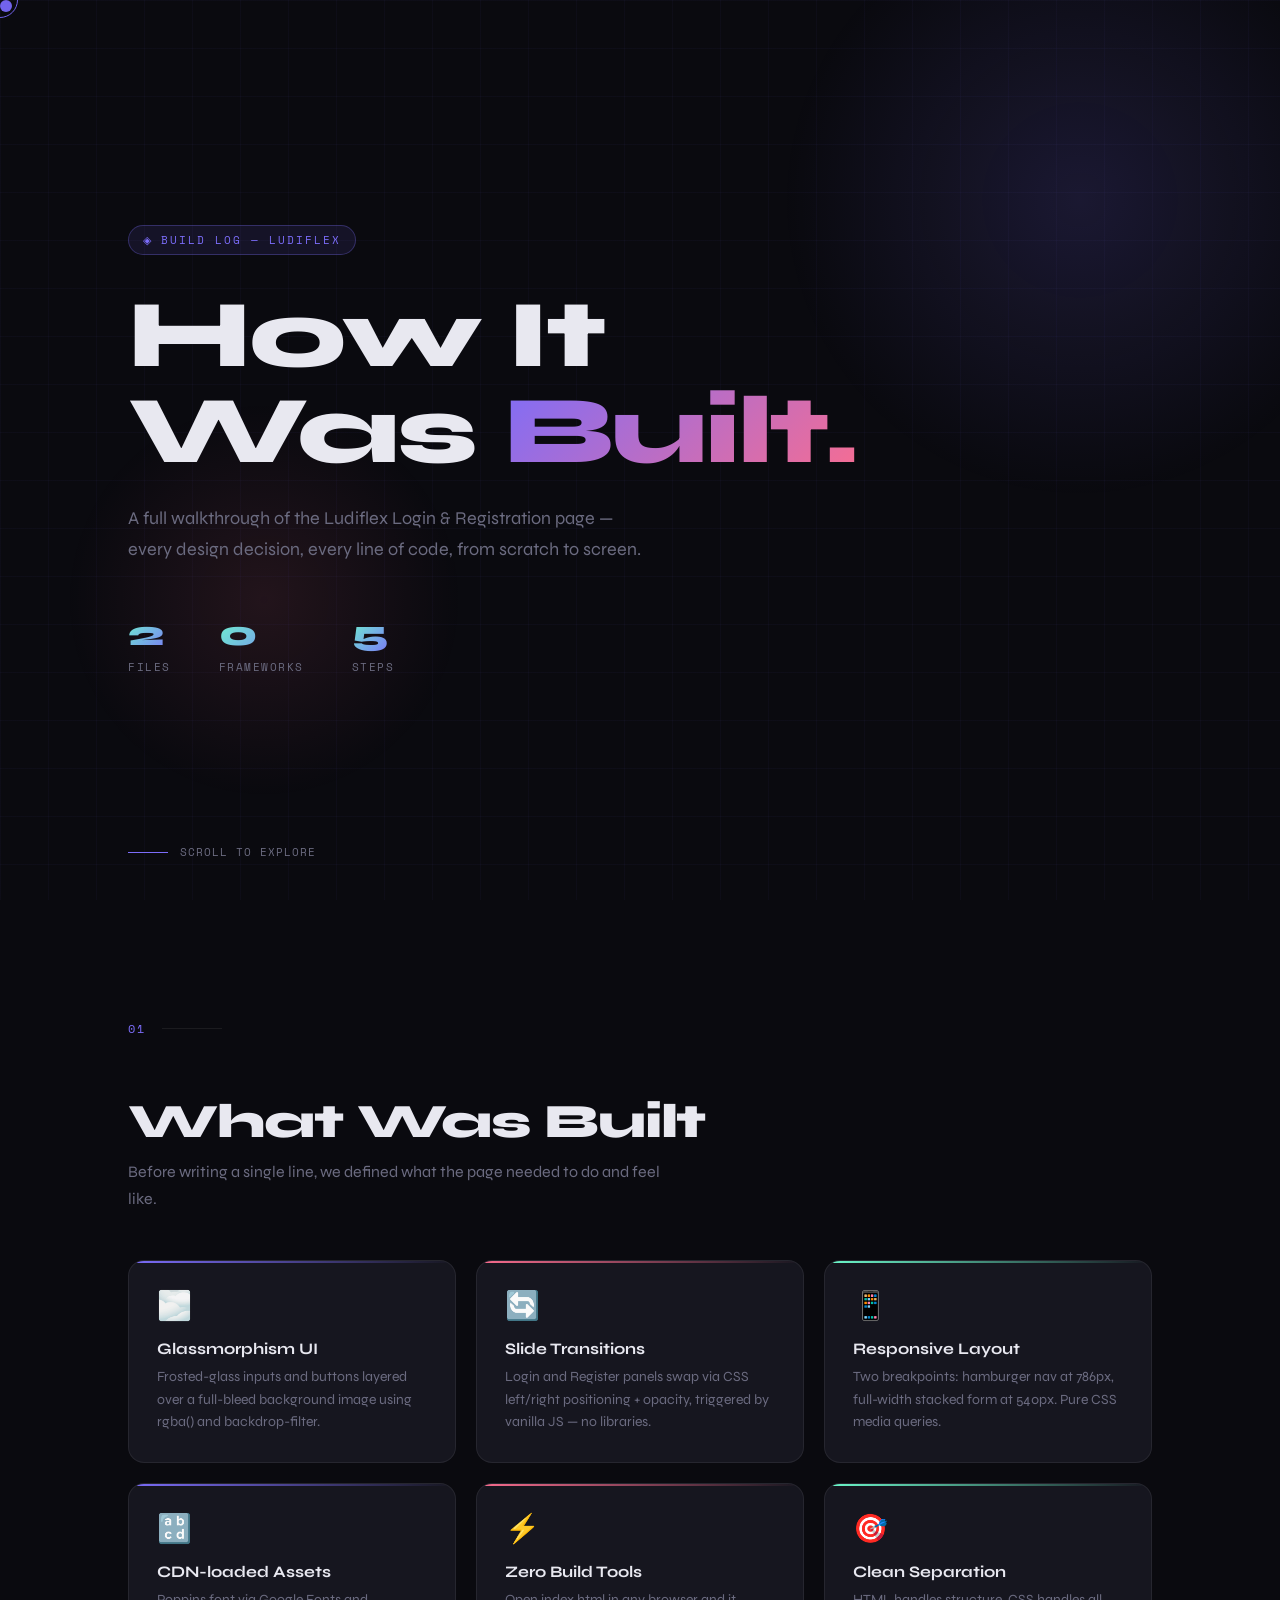
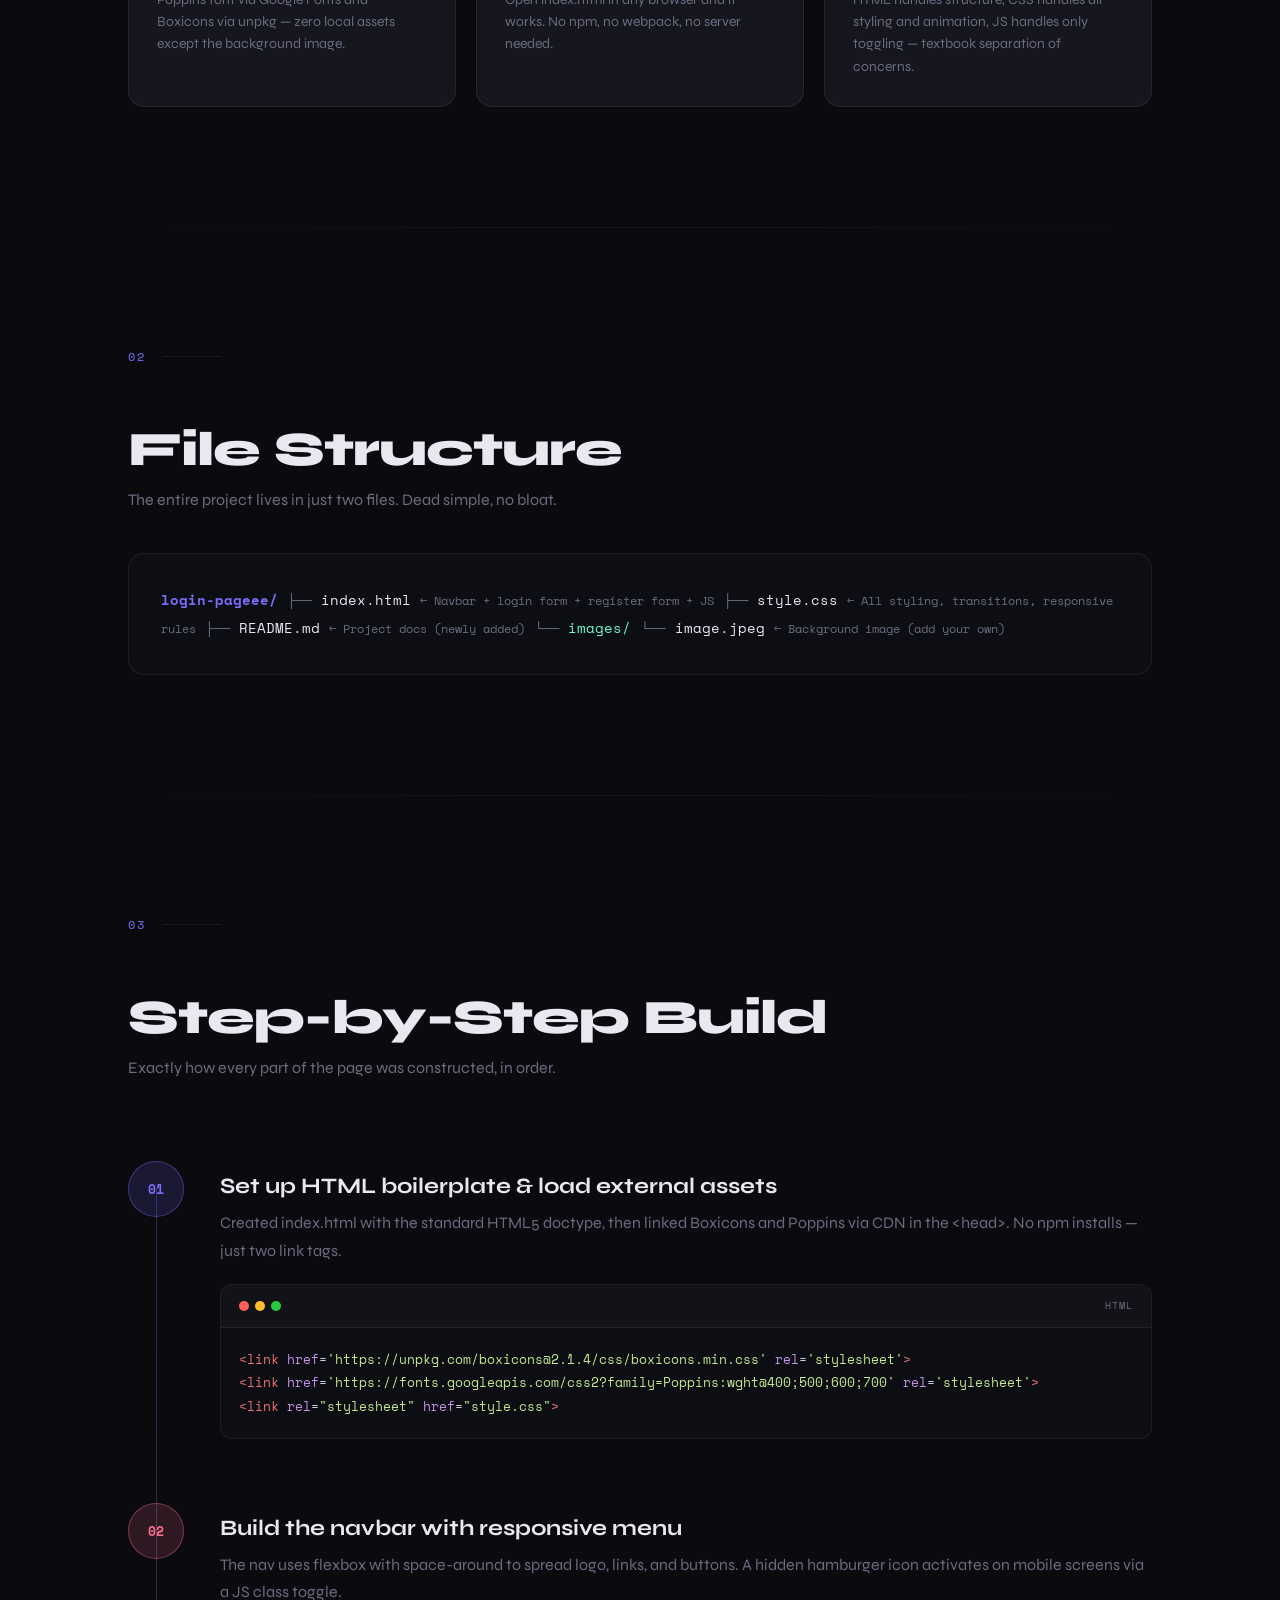
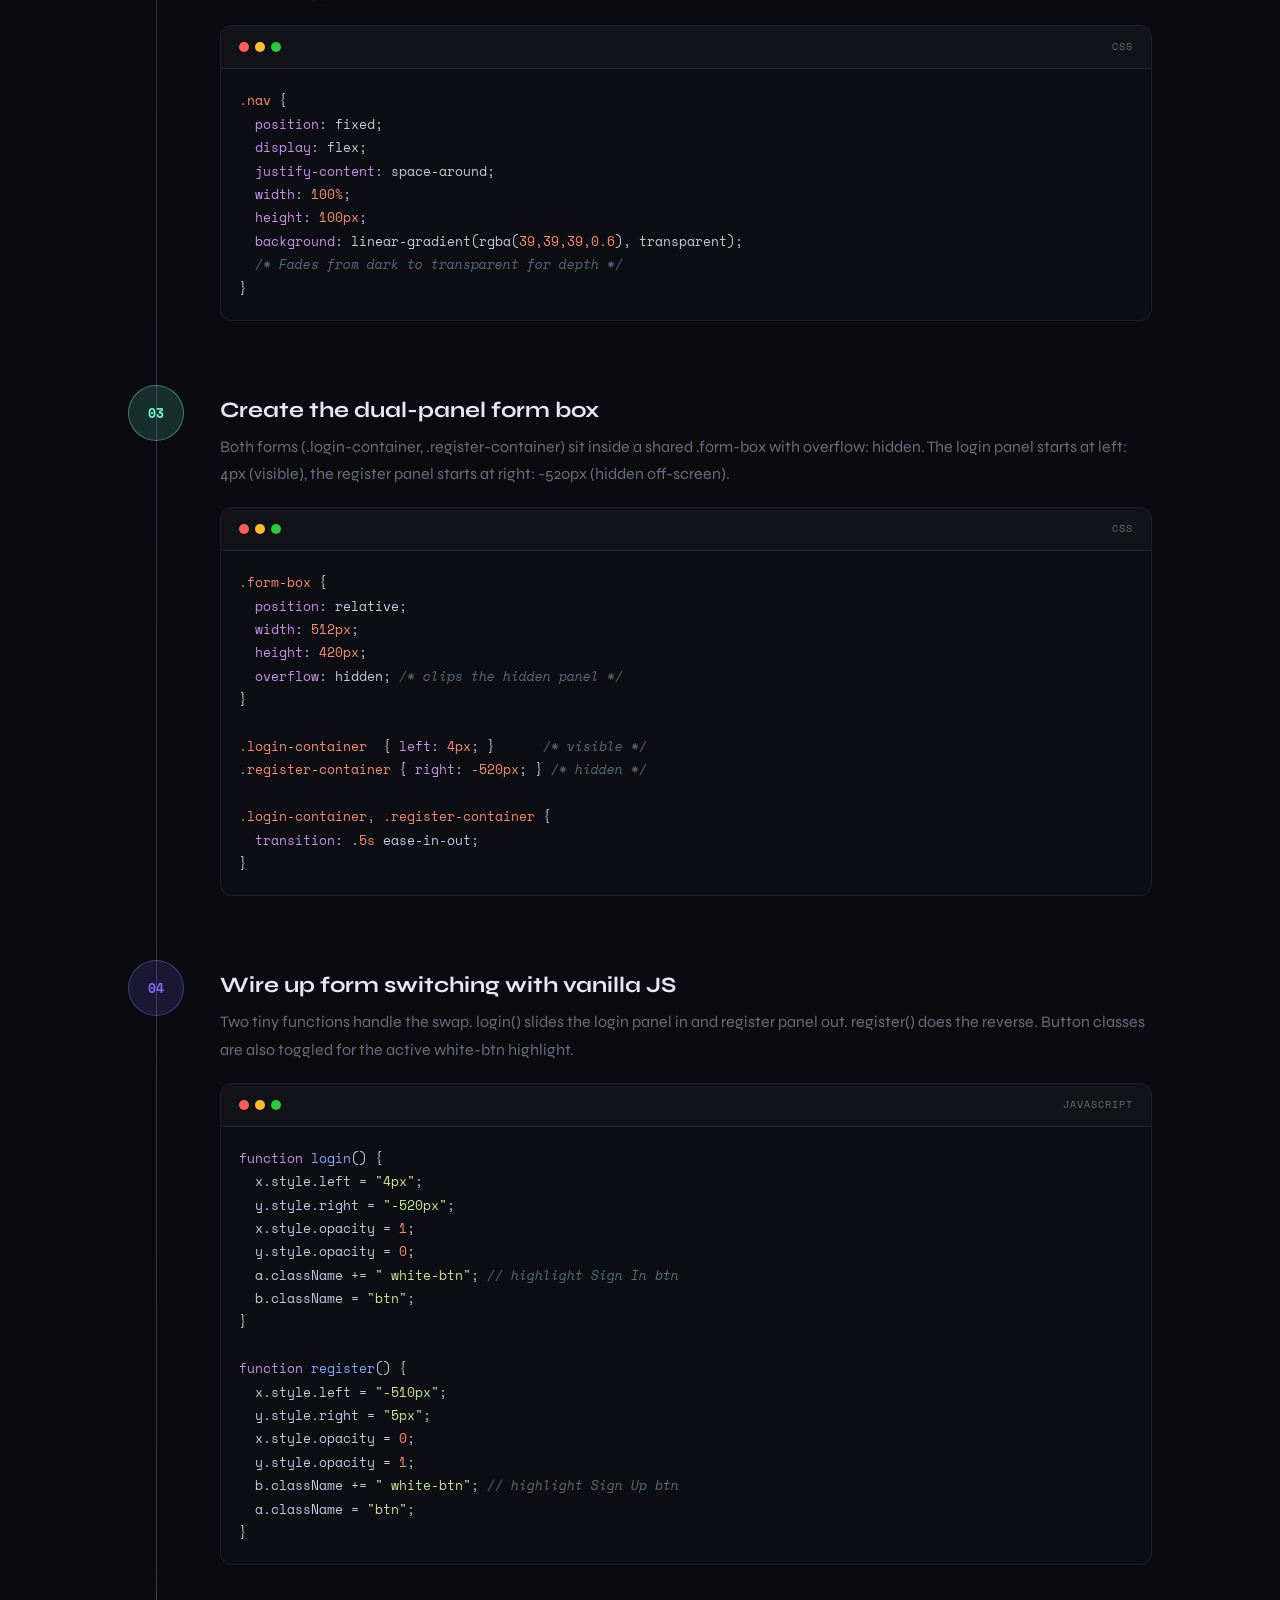
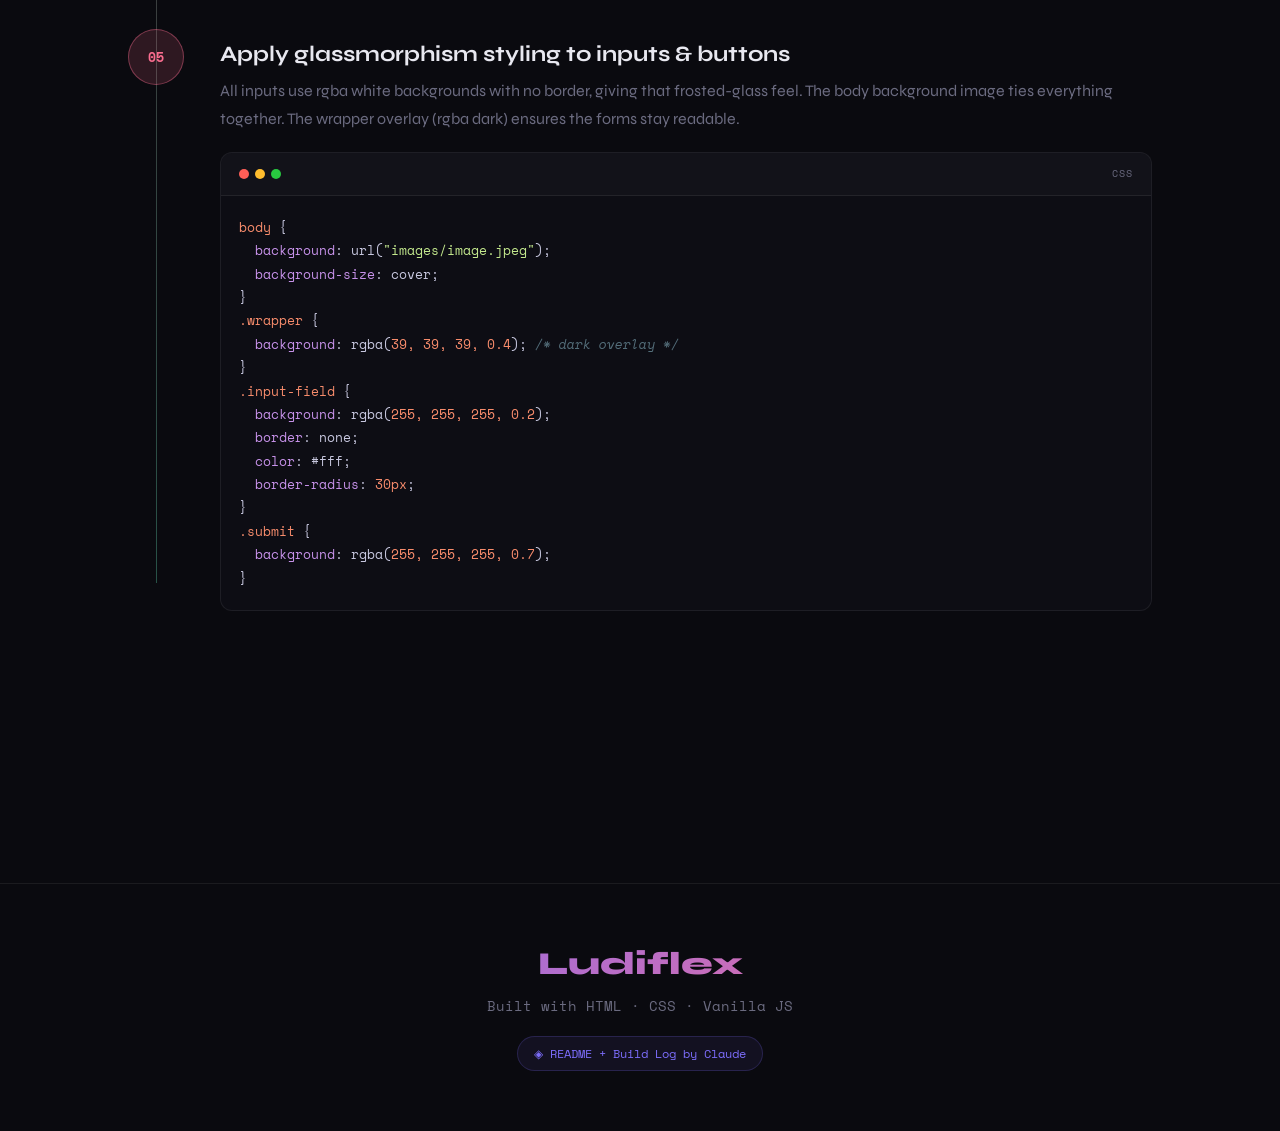
<file: how-it-was-created.html>
<!DOCTYPE html>
<html lang="en">
<head>
  <meta charset="UTF-8" />
  <meta name="viewport" content="width=device-width, initial-scale=1.0"/>
  <title>How It Was Created — Ludiflex Login Page</title>
  <link href="https://fonts.googleapis.com/css2?family=Space+Mono:wght@400;700&family=Syne:wght@400;600;800&display=swap" rel="stylesheet"/>
  <style>
    :root {
      --bg: #0a0a0f;
      --surface: #111118;
      --card: #16161f;
      --border: rgba(255,255,255,0.07);
      --accent: #7c6dfa;
      --accent2: #fa6d8f;
      --accent3: #6dfacc;
      --text: #e8e8f0;
      --muted: #6b6b80;
      --code-bg: #0d0d14;
    }

    * { margin: 0; padding: 0; box-sizing: border-box; }

    body {
      background: var(--bg);
      color: var(--text);
      font-family: 'Syne', sans-serif;
      overflow-x: hidden;
      cursor: none;
    }

    /* Custom cursor */
    .cursor {
      width: 12px; height: 12px;
      background: var(--accent);
      border-radius: 50%;
      position: fixed;
      pointer-events: none;
      z-index: 9999;
      transition: transform 0.1s ease, background 0.2s ease;
      mix-blend-mode: difference;
    }
    .cursor-ring {
      width: 36px; height: 36px;
      border: 1.5px solid var(--accent);
      border-radius: 50%;
      position: fixed;
      pointer-events: none;
      z-index: 9998;
      transition: all 0.15s ease;
      mix-blend-mode: difference;
    }

    /* Grid background */
    body::before {
      content: '';
      position: fixed;
      inset: 0;
      background-image:
        linear-gradient(rgba(124,109,250,0.04) 1px, transparent 1px),
        linear-gradient(90deg, rgba(124,109,250,0.04) 1px, transparent 1px);
      background-size: 48px 48px;
      pointer-events: none;
      z-index: 0;
    }

    /* Hero */
    .hero {
      position: relative;
      z-index: 1;
      min-height: 100vh;
      display: flex;
      flex-direction: column;
      justify-content: center;
      align-items: flex-start;
      padding: 0 10vw;
      overflow: hidden;
    }

    .hero-glow {
      position: absolute;
      width: 600px; height: 600px;
      border-radius: 50%;
      background: radial-gradient(circle, rgba(124,109,250,0.15) 0%, transparent 70%);
      top: -100px; right: -100px;
      pointer-events: none;
      animation: pulse 6s ease-in-out infinite;
    }
    .hero-glow2 {
      position: absolute;
      width: 400px; height: 400px;
      border-radius: 50%;
      background: radial-gradient(circle, rgba(250,109,143,0.1) 0%, transparent 70%);
      bottom: 100px; left: 5vw;
      pointer-events: none;
      animation: pulse 8s ease-in-out infinite reverse;
    }

    @keyframes pulse {
      0%, 100% { transform: scale(1); opacity: 1; }
      50% { transform: scale(1.1); opacity: 0.7; }
    }

    .tag {
      display: inline-flex;
      align-items: center;
      gap: 8px;
      background: rgba(124,109,250,0.1);
      border: 1px solid rgba(124,109,250,0.3);
      color: var(--accent);
      font-family: 'Space Mono', monospace;
      font-size: 11px;
      letter-spacing: 2px;
      text-transform: uppercase;
      padding: 6px 14px;
      border-radius: 100px;
      margin-bottom: 32px;
      animation: fadeUp 0.6s ease both;
    }
    .tag::before { content: '◈'; }

    .hero h1 {
      font-size: clamp(48px, 8vw, 96px);
      font-weight: 800;
      line-height: 1;
      letter-spacing: -2px;
      margin-bottom: 24px;
      animation: fadeUp 0.6s 0.1s ease both;
    }

    .hero h1 span {
      background: linear-gradient(135deg, var(--accent), var(--accent2));
      -webkit-background-clip: text;
      -webkit-text-fill-color: transparent;
      background-clip: text;
    }

    .hero p {
      max-width: 520px;
      color: var(--muted);
      font-size: 18px;
      line-height: 1.7;
      margin-bottom: 48px;
      font-weight: 400;
      animation: fadeUp 0.6s 0.2s ease both;
    }

    .hero-stats {
      display: flex;
      gap: 48px;
      animation: fadeUp 0.6s 0.3s ease both;
    }

    .stat {
      display: flex;
      flex-direction: column;
      gap: 4px;
    }

    
    .stat-num {
      font-size: 36px;
      font-weight: 800;
      background: linear-gradient(135deg, var(--accent3), var(--accent));
      -webkit-background-clip: text;
      -webkit-text-fill-color: transparent;
      background-clip: text;
    }

    .stat-label {
      font-family: 'Space Mono', monospace;
      font-size: 11px;
      color: var(--muted);
      text-transform: uppercase;
      letter-spacing: 1.5px;
    }

    @keyframes fadeUp {
      from { opacity: 0; transform: translateY(30px); }
      to { opacity: 1; transform: translateY(0); }
    }

    /* Scroll indicator */
    .scroll-hint {
      position: absolute;
      bottom: 40px;
      left: 10vw;
      display: flex;
      align-items: center;
      gap: 12px;
      color: var(--muted);
      font-family: 'Space Mono', monospace;
      font-size: 11px;
      letter-spacing: 1px;
      animation: fadeUp 0.6s 0.5s ease both;
    }
    .scroll-line {
      width: 40px;
      height: 1px;
      background: var(--muted);
      position: relative;
      overflow: hidden;
    }
    .scroll-line::after {
      content: '';
      position: absolute;
      inset: 0;
      background: var(--accent);
      animation: scanline 2s ease-in-out infinite;
    }
    @keyframes scanline {
      0% { transform: translateX(-100%); }
      100% { transform: translateX(200%); }
    }

    /* Main content */
    main {
      position: relative;
      z-index: 1;
      padding: 0 10vw 120px;
    }

    /* Section label */
    .section-label {
      display: flex;
      align-items: center;
      gap: 16px;
      margin-bottom: 56px;
    }

    .section-num {
      font-family: 'Space Mono', monospace;
      font-size: 12px;
      color: var(--accent);
      letter-spacing: 2px;
    }

    .section-line {
      flex: 1;
      height: 1px;
      background: var(--border);
      max-width: 60px;
    }

    .section-title {
      font-size: clamp(28px, 4vw, 48px);
      font-weight: 800;
      letter-spacing: -1px;
      margin-bottom: 8px;
    }

    section {
      margin-bottom: 120px;
    }

    /* Timeline steps */
    .timeline {
      display: flex;
      flex-direction: column;
      gap: 0;
      position: relative;
    }

    .timeline::before {
      content: '';
      position: absolute;
      left: 28px;
      top: 60px;
      bottom: 60px;
      width: 1px;
      background: linear-gradient(to bottom, var(--accent), var(--accent2), var(--accent3));
      opacity: 0.3;
    }

    .step {
      display: grid;
      grid-template-columns: 60px 1fr;
      gap: 32px;
      padding: 32px 0;
      position: relative;
      opacity: 0;
      transform: translateX(-20px);
      transition: opacity 0.5s ease, transform 0.5s ease;
    }

    .step.visible {
      opacity: 1;
      transform: translateX(0);
    }

    .step-dot {
      width: 56px;
      height: 56px;
      border-radius: 50%;
      display: flex;
      align-items: center;
      justify-content: center;
      font-family: 'Space Mono', monospace;
      font-size: 13px;
      font-weight: 700;
      flex-shrink: 0;
      position: relative;
      z-index: 1;
    }

    .step:nth-child(1) .step-dot { background: rgba(124,109,250,0.15); border: 1.5px solid rgba(124,109,250,0.4); color: var(--accent); }
    .step:nth-child(2) .step-dot { background: rgba(250,109,143,0.15); border: 1.5px solid rgba(250,109,143,0.4); color: var(--accent2); }
    .step:nth-child(3) .step-dot { background: rgba(109,250,204,0.15); border: 1.5px solid rgba(109,250,204,0.4); color: var(--accent3); }
    .step:nth-child(4) .step-dot { background: rgba(124,109,250,0.15); border: 1.5px solid rgba(124,109,250,0.4); color: var(--accent); }
    .step:nth-child(5) .step-dot { background: rgba(250,109,143,0.15); border: 1.5px solid rgba(250,109,143,0.4); color: var(--accent2); }

    .step-body h3 {
      font-size: 22px;
      font-weight: 700;
      margin-bottom: 10px;
      padding-top: 12px;
    }

    .step-body p {
      color: var(--muted);
      line-height: 1.7;
      margin-bottom: 20px;
    }

    /* Code block */
    .code-block {
      background: var(--code-bg);
      border: 1px solid var(--border);
      border-radius: 12px;
      overflow: hidden;
      font-family: 'Space Mono', monospace;
      font-size: 13px;
      line-height: 1.8;
    }

    .code-header {
      display: flex;
      align-items: center;
      justify-content: space-between;
      padding: 12px 18px;
      border-bottom: 1px solid var(--border);
      background: rgba(255,255,255,0.02);
    }

    .code-dots {
      display: flex;
      gap: 6px;
    }
    .code-dots span {
      width: 10px; height: 10px;
      border-radius: 50%;
    }
    .code-dots span:nth-child(1) { background: #ff5f57; }
    .code-dots span:nth-child(2) { background: #ffbd2e; }
    .code-dots span:nth-child(3) { background: #28c940; }

    .code-lang {
      font-size: 10px;
      color: var(--muted);
      letter-spacing: 1px;
      text-transform: uppercase;
    }

    .code-body {
      padding: 20px 18px;
      overflow-x: auto;
      white-space: pre;
      color: #c8c8e0;
    }

    .kw { color: #c792ea; }
    .str { color: #c3e88d; }
    .com { color: #546e7a; font-style: italic; }
    .fn { color: #82aaff; }
    .prop { color: #f78c6c; }
    .num { color: #f78c6c; }
    .tag-c { color: #f07178; }
    .attr { color: #c792ea; }
    .val { color: #c3e88d; }

    /* Features grid */
    .features-grid {
      display: grid;
      grid-template-columns: repeat(auto-fit, minmax(280px, 1fr));
      gap: 20px;
    }

    .feature-card {
      background: var(--card);
      border: 1px solid var(--border);
      border-radius: 16px;
      padding: 28px;
      position: relative;
      overflow: hidden;
      transition: border-color 0.3s ease, transform 0.3s ease;
      opacity: 0;
      transform: translateY(20px);
      transition: opacity 0.5s ease, transform 0.5s ease, border-color 0.3s ease;
    }

    .feature-card.visible {
      opacity: 1;
      transform: translateY(0);
    }

    .feature-card:hover {
      border-color: rgba(124,109,250,0.3);
      transform: translateY(-4px);
    }

    .feature-card::before {
      content: '';
      position: absolute;
      top: 0; left: 0; right: 0;
      height: 2px;
    }

    .feature-card:nth-child(1)::before { background: linear-gradient(90deg, var(--accent), transparent); }
    .feature-card:nth-child(2)::before { background: linear-gradient(90deg, var(--accent2), transparent); }
    .feature-card:nth-child(3)::before { background: linear-gradient(90deg, var(--accent3), transparent); }
    .feature-card:nth-child(4)::before { background: linear-gradient(90deg, var(--accent), transparent); }
    .feature-card:nth-child(5)::before { background: linear-gradient(90deg, var(--accent2), transparent); }
    .feature-card:nth-child(6)::before { background: linear-gradient(90deg, var(--accent3), transparent); }

    .feature-icon {
      font-size: 28px;
      margin-bottom: 16px;
    }

    .feature-card h4 {
      font-size: 16px;
      font-weight: 700;
      margin-bottom: 8px;
    }

    .feature-card p {
      font-size: 14px;
      color: var(--muted);
      line-height: 1.6;
    }

    /* File structure */
    .file-tree {
      background: var(--code-bg);
      border: 1px solid var(--border);
      border-radius: 16px;
      padding: 32px;
      font-family: 'Space Mono', monospace;
      font-size: 14px;
      line-height: 2;
    }

    .file-tree .root { color: var(--accent); font-weight: 700; }
    .file-tree .dir { color: var(--accent3); }
    .file-tree .file { color: var(--text); }
    .file-tree .comment { color: var(--muted); font-size: 12px; }
    .file-tree .connector { color: var(--muted); }

    /* Footer */
    footer {
      position: relative;
      z-index: 1;
      text-align: center;
      padding: 60px 10vw;
      border-top: 1px solid var(--border);
    }

    .footer-logo {
      font-size: 32px;
      font-weight: 800;
      margin-bottom: 12px;
      background: linear-gradient(135deg, var(--accent), var(--accent2));
      -webkit-background-clip: text;
      -webkit-text-fill-color: transparent;
      background-clip: text;
    }

    footer p {
      color: var(--muted);
      font-size: 14px;
      font-family: 'Space Mono', monospace;
    }

    .badge {
      display: inline-flex;
      align-items: center;
      gap: 6px;
      margin-top: 20px;
      padding: 8px 16px;
      background: rgba(124,109,250,0.08);
      border: 1px solid rgba(124,109,250,0.2);
      border-radius: 100px;
      font-size: 12px;
      font-family: 'Space Mono', monospace;
      color: var(--accent);
    }

    /* Divider */
    .divider {
      height: 1px;
      background: linear-gradient(90deg, transparent, var(--border), transparent);
      margin: 0 0 120px;
    }
  </style>
</head>
<body>

<div class="cursor" id="cursor"></div>
<div class="cursor-ring" id="cursorRing"></div>

<!-- HERO -->
<section class="hero">
  <div class="hero-glow"></div>
  <div class="hero-glow2"></div>

  <div class="tag">Build Log — Ludiflex</div>

  <h1>How It<br/>Was <span>Built.</span></h1>

  <p>A full walkthrough of the Ludiflex Login & Registration page — every design decision, every line of code, from scratch to screen.</p>

  <div class="hero-stats">
    <div class="stat">
      <span class="stat-num">2</span>
      <span class="stat-label">Files</span>
    </div>
    <div class="stat">
      <span class="stat-num">0</span>
      <span class="stat-label">Frameworks</span>
    </div>
    <div class="stat">
      <span class="stat-num">5</span>
      <span class="stat-label">Steps</span>
    </div>
  </div>

  <div class="scroll-hint">
    <div class="scroll-line"></div>
    SCROLL TO EXPLORE
  </div>
</section>

<!-- MAIN -->
<main>

  <!-- FEATURES -->
  <section>
    <div class="section-label">
      <span class="section-num">01</span>
      <div class="section-line"></div>
    </div>
    <h2 class="section-title">What Was Built</h2>
    <p style="color:var(--muted);margin-bottom:48px;max-width:560px;line-height:1.7;">Before writing a single line, we defined what the page needed to do and feel like.</p>

    <div class="features-grid">
      <div class="feature-card">
        <div class="feature-icon">🌫️</div>
        <h4>Glassmorphism UI</h4>
        <p>Frosted-glass inputs and buttons layered over a full-bleed background image using rgba() and backdrop-filter.</p>
      </div>
      <div class="feature-card">
        <div class="feature-icon">🔄</div>
        <h4>Slide Transitions</h4>
        <p>Login and Register panels swap via CSS left/right positioning + opacity, triggered by vanilla JS — no libraries.</p>
      </div>
      <div class="feature-card">
        <div class="feature-icon">📱</div>
        <h4>Responsive Layout</h4>
        <p>Two breakpoints: hamburger nav at 786px, full-width stacked form at 540px. Pure CSS media queries.</p>
      </div>
      <div class="feature-card">
        <div class="feature-icon">🔡</div>
        <h4>CDN-loaded Assets</h4>
        <p>Poppins font via Google Fonts and Boxicons via unpkg — zero local assets except the background image.</p>
      </div>
      <div class="feature-card">
        <div class="feature-icon">⚡</div>
        <h4>Zero Build Tools</h4>
        <p>Open index.html in any browser and it works. No npm, no webpack, no server needed.</p>
      </div>
      <div class="feature-card">
        <div class="feature-icon">🎯</div>
        <h4>Clean Separation</h4>
        <p>HTML handles structure, CSS handles all styling and animation, JS handles only toggling — textbook separation of concerns.</p>
      </div>
    </div>
  </section>

  <div class="divider"></div>

  <!-- FILE STRUCTURE -->
  <section>
    <div class="section-label">
      <span class="section-num">02</span>
      <div class="section-line"></div>
    </div>
    <h2 class="section-title">File Structure</h2>
    <p style="color:var(--muted);margin-bottom:40px;max-width:560px;line-height:1.7;">The entire project lives in just two files. Dead simple, no bloat.</p>

    <div class="file-tree">
<span class="root">login-pageee/</span>
<span class="connector">├── </span><span class="file">index.html</span>       <span class="comment">← Navbar + login form + register form + JS</span>
<span class="connector">├── </span><span class="file">style.css</span>        <span class="comment">← All styling, transitions, responsive rules</span>
<span class="connector">├── </span><span class="file">README.md</span>        <span class="comment">← Project docs (newly added)</span>
<span class="connector">└── </span><span class="dir">images/</span>
<span class="connector">    └── </span><span class="file">image.jpeg</span>   <span class="comment">← Background image (add your own)</span>
    </div>
  </section>

  <div class="divider"></div>

  <!-- STEP BY STEP -->
  <section>
    <div class="section-label">
      <span class="section-num">03</span>
      <div class="section-line"></div>
    </div>
    <h2 class="section-title">Step-by-Step Build</h2>
    <p style="color:var(--muted);margin-bottom:48px;max-width:560px;line-height:1.7;">Exactly how every part of the page was constructed, in order.</p>

    <div class="timeline">

      <!-- STEP 1 -->
      <div class="step">
        <div class="step-dot">01</div>
        <div class="step-body">
          <h3>Set up HTML boilerplate & load external assets</h3>
          <p>Created index.html with the standard HTML5 doctype, then linked Boxicons and Poppins via CDN in the &lt;head&gt;. No npm installs — just two link tags.</p>
          <div class="code-block">
            <div class="code-header">
              <div class="code-dots"><span></span><span></span><span></span></div>
              <span class="code-lang">HTML</span>
            </div>
            <div class="code-body"><span class="tag-c">&lt;link</span> <span class="attr">href</span>=<span class="val">'https://unpkg.com/boxicons@2.1.4/css/boxicons.min.css'</span> <span class="attr">rel</span>=<span class="val">'stylesheet'</span><span class="tag-c">&gt;</span>
<span class="tag-c">&lt;link</span> <span class="attr">href</span>=<span class="val">'https://fonts.googleapis.com/css2?family=Poppins:wght@400;500;600;700'</span> <span class="attr">rel</span>=<span class="val">'stylesheet'</span><span class="tag-c">&gt;</span>
<span class="tag-c">&lt;link</span> <span class="attr">rel</span>=<span class="val">"stylesheet"</span> <span class="attr">href</span>=<span class="val">"style.css"</span><span class="tag-c">&gt;</span></div>
          </div>
        </div>
      </div>

      <!-- STEP 2 -->
      <div class="step">
        <div class="step-dot">02</div>
        <div class="step-body">
          <h3>Build the navbar with responsive menu</h3>
          <p>The nav uses flexbox with space-around to spread logo, links, and buttons. A hidden hamburger icon activates on mobile screens via a JS class toggle.</p>
          <div class="code-block">
            <div class="code-header">
              <div class="code-dots"><span></span><span></span><span></span></div>
              <span class="code-lang">CSS</span>
            </div>
            <div class="code-body"><span class="prop">.nav</span> {
  <span class="kw">position</span>: fixed;
  <span class="kw">display</span>: flex;
  <span class="kw">justify-content</span>: space-around;
  <span class="kw">width</span>: <span class="num">100%</span>;
  <span class="kw">height</span>: <span class="num">100px</span>;
  <span class="kw">background</span>: linear-gradient(rgba(<span class="num">39,39,39,0.6</span>), transparent);
  <span class="com">/* Fades from dark to transparent for depth */</span>
}</div>
          </div>
        </div>
      </div>

      <!-- STEP 3 -->
      <div class="step">
        <div class="step-dot">03</div>
        <div class="step-body">
          <h3>Create the dual-panel form box</h3>
          <p>Both forms (.login-container, .register-container) sit inside a shared .form-box with overflow: hidden. The login panel starts at left: 4px (visible), the register panel starts at right: -520px (hidden off-screen).</p>
          <div class="code-block">
            <div class="code-header">
              <div class="code-dots"><span></span><span></span><span></span></div>
              <span class="code-lang">CSS</span>
            </div>
            <div class="code-body"><span class="prop">.form-box</span> {
  <span class="kw">position</span>: relative;
  <span class="kw">width</span>: <span class="num">512px</span>;
  <span class="kw">height</span>: <span class="num">420px</span>;
  <span class="kw">overflow</span>: hidden; <span class="com">/* clips the hidden panel */</span>
}

<span class="prop">.login-container</span>  { <span class="kw">left</span>: <span class="num">4px</span>; }      <span class="com">/* visible */</span>
<span class="prop">.register-container</span> { <span class="kw">right</span>: <span class="num">-520px</span>; } <span class="com">/* hidden */</span>

<span class="prop">.login-container, .register-container</span> {
  <span class="kw">transition</span>: .<span class="num">5s</span> ease-in-out;
}</div>
          </div>
        </div>
      </div>

      <!-- STEP 4 -->
      <div class="step">
        <div class="step-dot">04</div>
        <div class="step-body">
          <h3>Wire up form switching with vanilla JS</h3>
          <p>Two tiny functions handle the swap. login() slides the login panel in and register panel out. register() does the reverse. Button classes are also toggled for the active white-btn highlight.</p>
          <div class="code-block">
            <div class="code-header">
              <div class="code-dots"><span></span><span></span><span></span></div>
              <span class="code-lang">JavaScript</span>
            </div>
            <div class="code-body"><span class="kw">function</span> <span class="fn">login</span>() {
  x.style.left = <span class="str">"4px"</span>;
  y.style.right = <span class="str">"-520px"</span>;
  x.style.opacity = <span class="num">1</span>;
  y.style.opacity = <span class="num">0</span>;
  a.className += <span class="str">" white-btn"</span>; <span class="com">// highlight Sign In btn</span>
  b.className = <span class="str">"btn"</span>;
}

<span class="kw">function</span> <span class="fn">register</span>() {
  x.style.left = <span class="str">"-510px"</span>;
  y.style.right = <span class="str">"5px"</span>;
  x.style.opacity = <span class="num">0</span>;
  y.style.opacity = <span class="num">1</span>;
  b.className += <span class="str">" white-btn"</span>; <span class="com">// highlight Sign Up btn</span>
  a.className = <span class="str">"btn"</span>;
}</div>
          </div>
        </div>
      </div>

      <!-- STEP 5 -->
      <div class="step">
        <div class="step-dot">05</div>
        <div class="step-body">
          <h3>Apply glassmorphism styling to inputs & buttons</h3>
          <p>All inputs use rgba white backgrounds with no border, giving that frosted-glass feel. The body background image ties everything together. The wrapper overlay (rgba dark) ensures the forms stay readable.</p>
          <div class="code-block">
            <div class="code-header">
              <div class="code-dots"><span></span><span></span><span></span></div>
              <span class="code-lang">CSS</span>
            </div>
            <div class="code-body"><span class="prop">body</span> {
  <span class="kw">background</span>: url(<span class="str">"images/image.jpeg"</span>);
  <span class="kw">background-size</span>: cover;
}
<span class="prop">.wrapper</span> {
  <span class="kw">background</span>: rgba(<span class="num">39, 39, 39, 0.4</span>); <span class="com">/* dark overlay */</span>
}
<span class="prop">.input-field</span> {
  <span class="kw">background</span>: rgba(<span class="num">255, 255, 255, 0.2</span>);
  <span class="kw">border</span>: none;
  <span class="kw">color</span>: #fff;
  <span class="kw">border-radius</span>: <span class="num">30px</span>;
}
<span class="prop">.submit</span> {
  <span class="kw">background</span>: rgba(<span class="num">255, 255, 255, 0.7</span>);
}</div>
          </div>
        </div>
      </div>

    </div>
  </section>

</main>

<footer>
  <div class="footer-logo">Ludiflex</div>
  <p>Built with HTML · CSS · Vanilla JS</p>
  <div class="badge">◈ README + Build Log by Claude</div>
</footer>

<script>
  // Custom cursor
  const cursor = document.getElementById('cursor');
  const ring = document.getElementById('cursorRing');
  let mx = 0, my = 0, rx = 0, ry = 0;

  document.addEventListener('mousemove', e => {
    mx = e.clientX; my = e.clientY;
    cursor.style.left = mx - 6 + 'px';
    cursor.style.top = my - 6 + 'px';
  });

  function animateRing() {
    rx += (mx - rx - 18) * 0.12;
    ry += (my - ry - 18) * 0.12;
    ring.style.left = rx + 'px';
    ring.style.top = ry + 'px';
    requestAnimationFrame(animateRing);
  }
  animateRing();

  // Scroll reveal
  const steps = document.querySelectorAll('.step, .feature-card');
  const observer = new IntersectionObserver(entries => {
    entries.forEach((entry, i) => {
      if (entry.isIntersecting) {
        setTimeout(() => entry.target.classList.add('visible'), i * 80);
      }
    });
  }, { threshold: 0.15 });

  steps.forEach(el => observer.observe(el));
</script>

</body>
</html>
</file>
